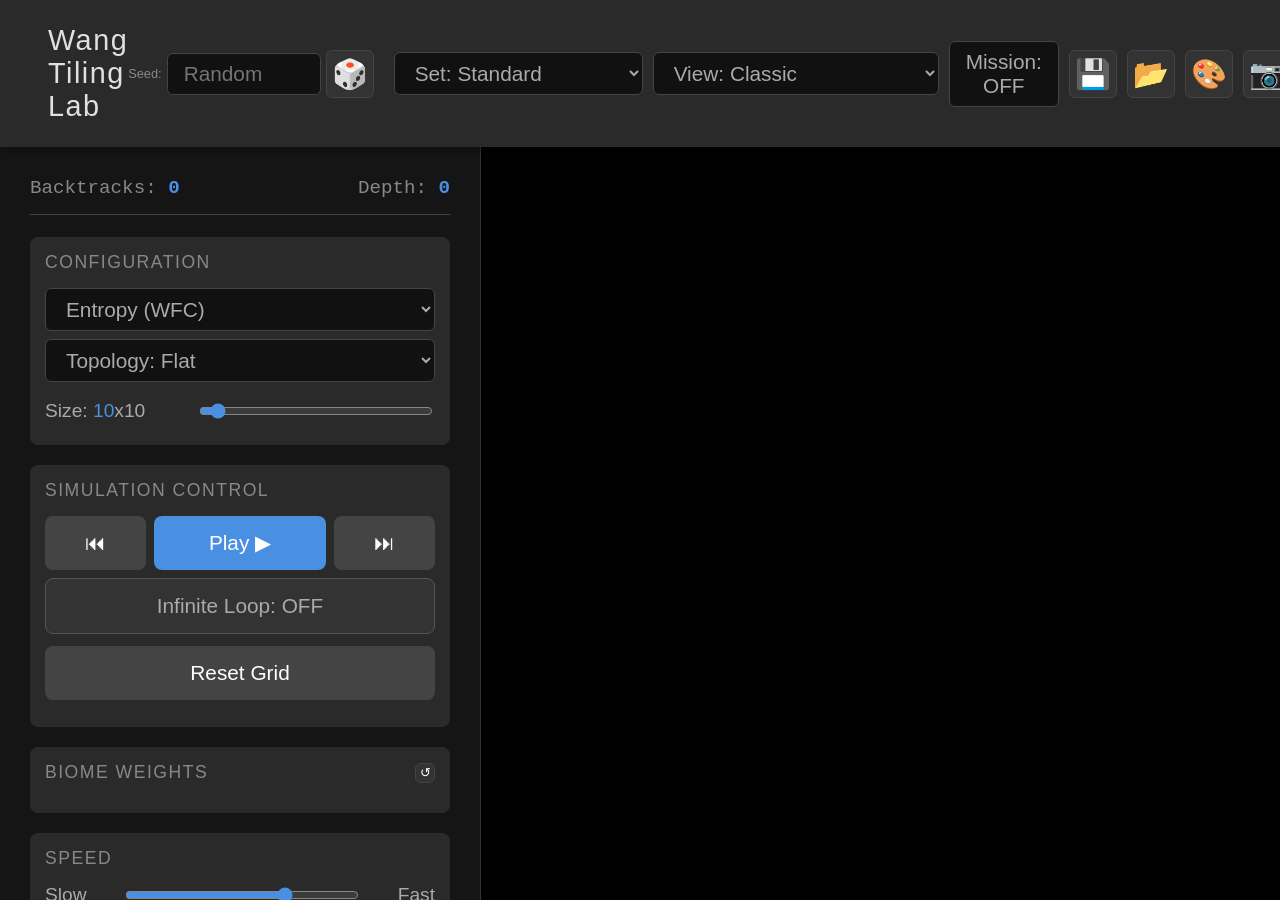
<file: Index.html>
<!DOCTYPE html>
<html lang="en">
<head>
    <meta charset="UTF-8">
    <meta name="viewport" content="width=device-width, initial-scale=1.0">
    <title>Wang Tiling Laboratory</title>
    <link rel="stylesheet" href="css/style.css">
</head>
<body>
    <header>
        <h1>Wang Tiling Lab</h1>
        <div class="header-controls">
            <div id="mission-status" class="mission-badge">NO SIGNAL</div>
            <div style="display:flex; align-items:center; gap:5px; margin-right: 10px;">
                <span style="font-size:0.8rem; color:#888;">Seed:</span>
                <input type="text" id="seed-input" class="control-input" value="" placeholder="Random">
                <button class="icon-btn" id="btn-random-seed" title="Randomize Seed">🎲</button>
            </div>
            <select id="tile-set-select" class="control-select">
                <option value="standard">Set: Standard</option>
                <option value="circuit">Set: Circuit (Logic)</option>
                <option value="terrain">Set: Terrain (Map)</option>
                <option value="aperiodic">Set: Aperiodic (Hard)</option>
            </select>
            <select id="theme-select" class="control-select">
                <option value="classic">View: Classic</option>
                <option value="pipes">View: Pipes</option>
                <option value="entropy">View: Entropy (Heatmap)</option>
                <option value="isometric">View: Isometric (2.5D)</option>
            </select>
            <button id="mission-btn" class="control-select">Mission: OFF</button>
            <button class="icon-btn" id="btn-save" title="Save State">💾</button>
            <button class="icon-btn" id="btn-load" title="Load State">📂</button>
            <input type="file" id="file-input" style="display:none">
            <button class="icon-btn" id="palette-btn" title="Toggle Tile Palette">🎨</button>
            <button class="icon-btn" id="btn-snapshot" title="Download Snapshot">📷</button>
            <div class="mode-switch">
                <button class="mode-btn active" id="mode-solver">AI Solver</button>
                <button class="mode-btn" id="mode-puzzle">Puzzle Mode</button>
            </div>
        </div>
    </header>

    <div class="main-layout">
        <div class="sidebar-left" id="sidebar-solver">
            <div class="stats-panel">
                <div class="stat-item">Backtracks: <span id="stat-backtracks">0</span></div>
                <div class="stat-item">Depth: <span id="stat-depth">0</span></div>
            </div>
            <div class="control-group">
                <span class="group-title">Configuration</span>
                <select id="algo-select" class="control-select" style="width:100%; margin-bottom: 8px;">
                    <option value="wfc">Entropy (WFC)</option>
                    <option value="linear">Linear Scan</option>
                </select>
                <select id="topology-select" class="control-select" style="width:100%; margin-bottom: 8px;">
                    <option value="plane">Topology: Flat</option>
                    <option value="torus">Topology: Infinite Torus</option>
                </select>
                <div class="slider-row" style="margin-top:10px;">
                    <span>Size: <span id="grid-size-val" style="color:#4a90e2">10</span>x<span id="grid-size-val2">10</span></span>
                    <input type="range" id="size-slider" min="5" max="100" value="10">
                </div>
            </div>
            <div class="control-group">
                <span class="group-title">Simulation Control</span>
                <div style="display: flex; gap: 8px; margin-bottom: 8px;">
                    <button class="action-btn" id="btn-step-back" style="flex:1; margin:0;" title="Step Back">⏮</button>
                    <button class="action-btn primary" id="btn-play-pause" style="flex:2; margin:0;">Play ▶</button>
                    <button class="action-btn" id="btn-step" style="flex:1; margin:0;" title="Step Forward">⏭</button>
                </div>
                <button class="action-btn toggle-btn" id="btn-infinite">Infinite Loop: OFF</button>
                <button class="action-btn" id="btn-reset">Reset Grid</button>
            </div>
            <div class="control-group">
                <span class="group-title">
                    <span id="weights-title-text">Biome Weights</span>
                    <button class="icon-btn" style="width:20px; height:20px; font-size:0.8rem;" id="btn-reset-weights">↺</button>
                </span>
                <div id="biome-sliders" class="biome-slider-container"></div>
            </div>
            <div class="control-group">
                <span class="group-title">Speed</span>
                <div class="slider-row">
                    <span>Slow</span>
                    <input type="range" id="speed-slider" min="1" max="100" value="70">
                    <span>Fast</span>
                </div>
            </div>
            <div class="log-box" id="log-box">
                <div class="log-entry">Lab initialized.</div>
            </div>
        </div>

        <div class="canvas-area">
            <canvas id="tilingCanvas"></canvas>
            <div id="instruction-overlay" class="overlay-msg">Click a cell to select it</div>
        </div>

        <div class="sidebar-right hidden" id="sidebar-puzzle">
            <div class="palette-header">
                <span class="group-title">Tile Palette</span>
                <div style="font-size: 0.8rem; color: #888; margin-top: 5px;">Select a tile to place.<br>Invalid tiles are disabled.</div>
            </div>
            <div class="palette-grid" id="palette-container"></div>
        </div>
    </div>

    <!-- Modular JS Imports -->
    <script type="module" src="js/app.js"></script>
</body>
</html>
</file>
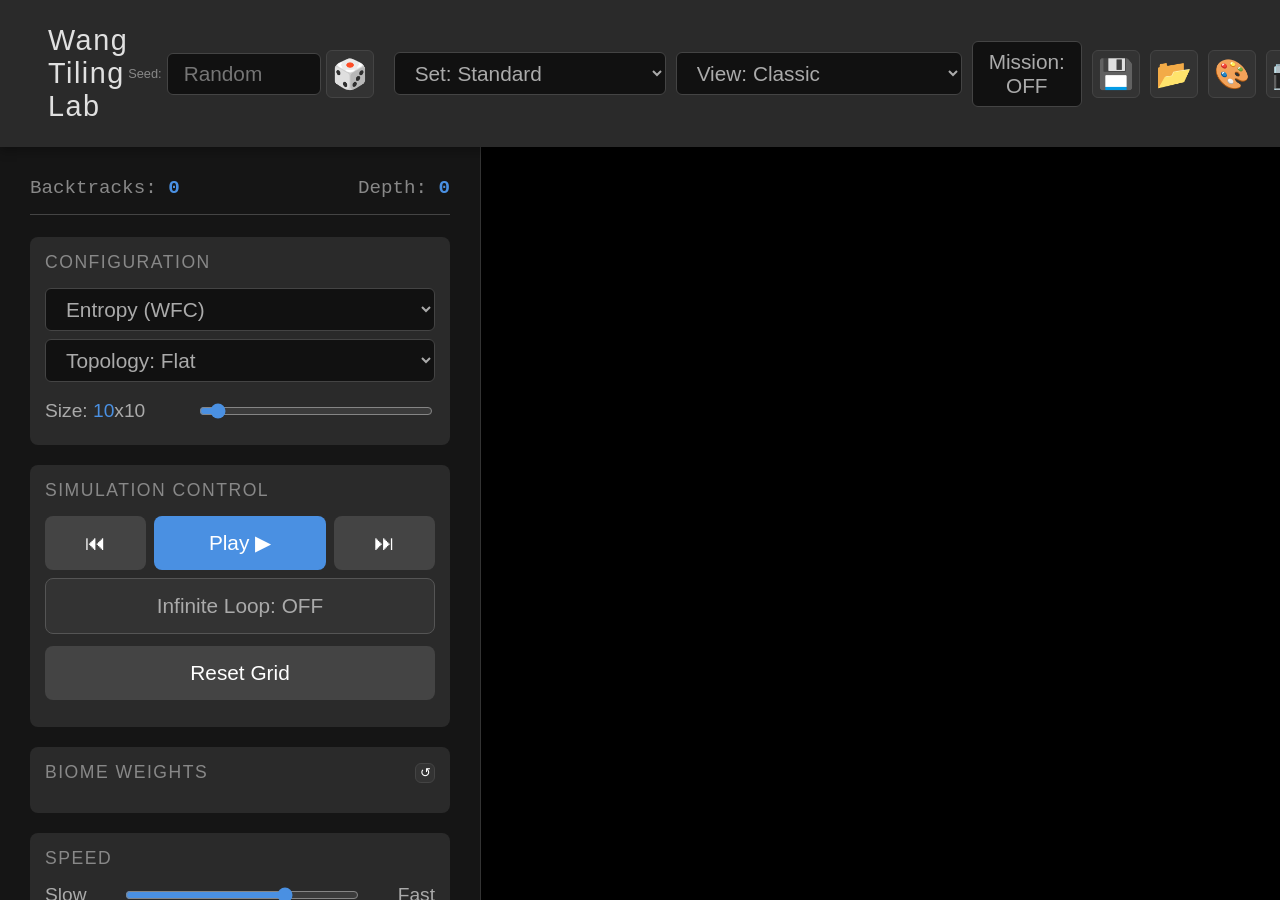
<file: index.html>
<!DOCTYPE html>
<html lang="en">

<head>
    <meta charset="UTF-8">
    <meta name="viewport" content="width=device-width, initial-scale=1.0, maximum-scale=1.0, user-scalable=no">
    <title>Wang Tiling Laboratory</title>
    <link rel="stylesheet" href="css/style.css">
</head>

<body>
    <header>
        <button id="mobile-menu-btn">☰</button>
        <h1>Wang Tiling Lab</h1>
        <div class="header-controls">
            <div id="mission-status" class="mission-badge">NO SIGNAL</div>
            <div style="display:flex; align-items:center; gap:5px; margin-right: 10px;">
                <span style="font-size:0.8rem; color:#888;">Seed:</span>
                <input type="text" id="seed-input" class="control-input" value="" placeholder="Random">
                <button class="icon-btn" id="btn-random-seed" title="Randomize Seed">🎲</button>
            </div>
            <select id="tile-set-select" class="control-select">
                <optgroup label="Presets">
                    <option value="standard">Set: Standard</option>
                    <option value="circuit">Set: Circuit (Logic)</option>
                    <option value="terrain">Set: Terrain (Map)</option>
                    <option value="aperiodic">Set: Aperiodic (Hard)</option>
                </optgroup>
                <optgroup label="Custom Sets" id="custom-sets-optgroup">
                    <!-- Custom sets will be added here -->
                </optgroup>
            </select>
            <select id="theme-select" class="control-select">
                <option value="classic">View: Classic</option>
                <option value="pipes">View: Pipes</option>
                <option value="entropy">View: Entropy (Heatmap)</option>
                <option value="isometric">View: Isometric (2.5D)</option>
            </select>
            <button id="mission-btn" class="control-select">Mission: OFF</button>
            <button class="icon-btn" id="btn-save" title="Save State">💾</button>
            <button class="icon-btn" id="btn-load" title="Load State">📂</button>
            <input type="file" id="file-input" style="display:none">
            <button class="icon-btn" id="palette-btn" title="Toggle Tile Palette">🎨</button>
            <button class="icon-btn" id="btn-snapshot" title="Download Snapshot">📷</button>
            <button class="icon-btn" id="btn-custom-tile" title="Custom Tile Creator">✏️</button>
            <button class="icon-btn" id="btn-edit-set" title="Edit Current Set" style="display:none;">📝</button>
            <div class="mode-switch">
                <button class="mode-btn active" id="mode-solver">AI Solver</button>
                <button class="mode-btn" id="mode-puzzle">Puzzle Mode</button>
            </div>
        </div>
    </header>

    <div class="main-layout">
        <div class="sidebar-left" id="sidebar-solver">
            <div class="stats-panel">
                <div class="stat-item">Backtracks: <span id="stat-backtracks">0</span></div>
                <div class="stat-item">Depth: <span id="stat-depth">0</span></div>
            </div>
            <div class="control-group">
                <span class="group-title">Configuration</span>
                <select id="algo-select" class="control-select" style="width:100%; margin-bottom: 8px;">
                    <option value="wfc">Entropy (WFC)</option>
                    <option value="linear">Linear Scan</option>
                </select>
                <select id="topology-select" class="control-select" style="width:100%; margin-bottom: 8px;">
                    <option value="plane">Topology: Flat</option>
                    <option value="torus">Topology: Infinite Torus</option>
                </select>
                <div class="slider-row" style="margin-top:10px;">
                    <span>Size: <span id="grid-size-val" style="color:#4a90e2">10</span>x<span
                            id="grid-size-val2">10</span></span>
                    <input type="range" id="size-slider" min="5" max="100" value="10">
                </div>
            </div>
            <div class="control-group">
                <span class="group-title">Simulation Control</span>
                <div style="display: flex; gap: 8px; margin-bottom: 8px;">
                    <button class="action-btn" id="btn-step-back" style="flex:1; margin:0;" title="Step Back">⏮</button>
                    <button class="action-btn primary" id="btn-play-pause" style="flex:2; margin:0;">Play ▶</button>
                    <button class="action-btn" id="btn-step" style="flex:1; margin:0;" title="Step Forward">⏭</button>
                </div>
                <button class="action-btn toggle-btn" id="btn-infinite">Infinite Loop: OFF</button>
                <button class="action-btn" id="btn-reset">Reset Grid</button>
            </div>
            <div class="control-group">
                <span class="group-title">
                    <span id="weights-title-text">Biome Weights</span>
                    <button class="icon-btn" style="width:20px; height:20px; font-size:0.8rem;"
                        id="btn-reset-weights">↺</button>
                </span>
                <div id="biome-sliders" class="biome-slider-container"></div>
            </div>
            <div class="control-group">
                <span class="group-title">Speed</span>
                <div class="slider-row">
                    <span>Slow</span>
                    <input type="range" id="speed-slider" min="1" max="100" value="70">
                    <span>Fast</span>
                </div>
            </div>
            <div class="log-box" id="log-box">
                <div class="log-entry">Lab initialized.</div>
            </div>
        </div>

        <div class="canvas-area">
            <canvas id="tilingCanvas"></canvas>
            <div id="instruction-overlay" class="overlay-msg">Click a cell to select it</div>
        </div>

        <div class="sidebar-right hidden" id="sidebar-puzzle">
            <div class="palette-header">
                <span class="group-title">Tile Palette</span>
                <div style="font-size: 0.8rem; color: #888; margin-top: 5px;">Select a tile to place.<br>Invalid tiles
                    are disabled.</div>
            </div>
            <div class="palette-grid" id="palette-container"></div>
        </div>
    </div>

    <div id="mobile-overlay"></div>

    <!-- Custom Tile Creator Modal -->
    <div id="custom-tile-modal" class="modal">
        <div class="modal-content">
            <span class="close-modal">&times;</span>
            <h2>Custom Tile Creator</h2>
            <div class="modal-body">
                <div class="creator-sidebar">
                    <label>Set Name: <input type="text" id="custom-set-name" value="MySet"></label>
                    <label>Palette:
                        <select id="custom-palette-select">
                            <option value="standard">Standard Colors</option>
                            <option value="terrain">Terrain</option>
                            <option value="custom">Custom RGB</option>
                        </select>
                    </label>
                    <div id="custom-color-controls"
                        style="display:none; margin-bottom: 10px; align-items: center; gap: 5px;">
                        <input type="color" id="custom-color-picker" value="#ff0000"
                            style="padding: 0; border: none; width: 40px; height: 30px; cursor: pointer;">
                        <button id="add-color-btn" class="action-btn" style="font-size: 0.8rem; padding: 4px 8px;">Add
                            Color</button>
                    </div>
                    <h3>Edge Colors</h3>
                    <div id="edge-palette" class="edge-palette">
                        <!-- Filled by JS -->
                    </div>
                    <button id="add-tile-btn" class="action-btn primary">Add Tile</button>
                </div>
                <div class="creator-main">
                    <h3>Current Tile</h3>
                    <div class="tile-editor-container">
                        <div id="tile-editor" class="tile-editor">
                            <!-- Visual representation -->
                            <div class="edge top" data-edge="0"></div>
                            <div class="edge right" data-edge="1"></div>
                            <div class="edge bottom" data-edge="2"></div>
                            <div class="edge left" data-edge="3"></div>
                            <div class="center-preview"></div>
                        </div>
                        <div class="editor-instructions">Click edges to paint</div>
                    </div>
                    <h3>Set Preview (<span id="preview-count">0</span>)</h3>
                    <div id="custom-set-preview" class="set-preview-grid"></div>
                </div>
            </div>
            <div class="modal-footer">
                <button id="save-custom-set-btn" class="action-btn primary">Save Set</button>
                <button id="cancel-custom-set-btn" class="action-btn">Cancel</button>
            </div>
        </div>
    </div>

    <!-- Modular JS Imports -->
    <script type="module" src="js/app.js"></script>
</body>

</html>
</file>
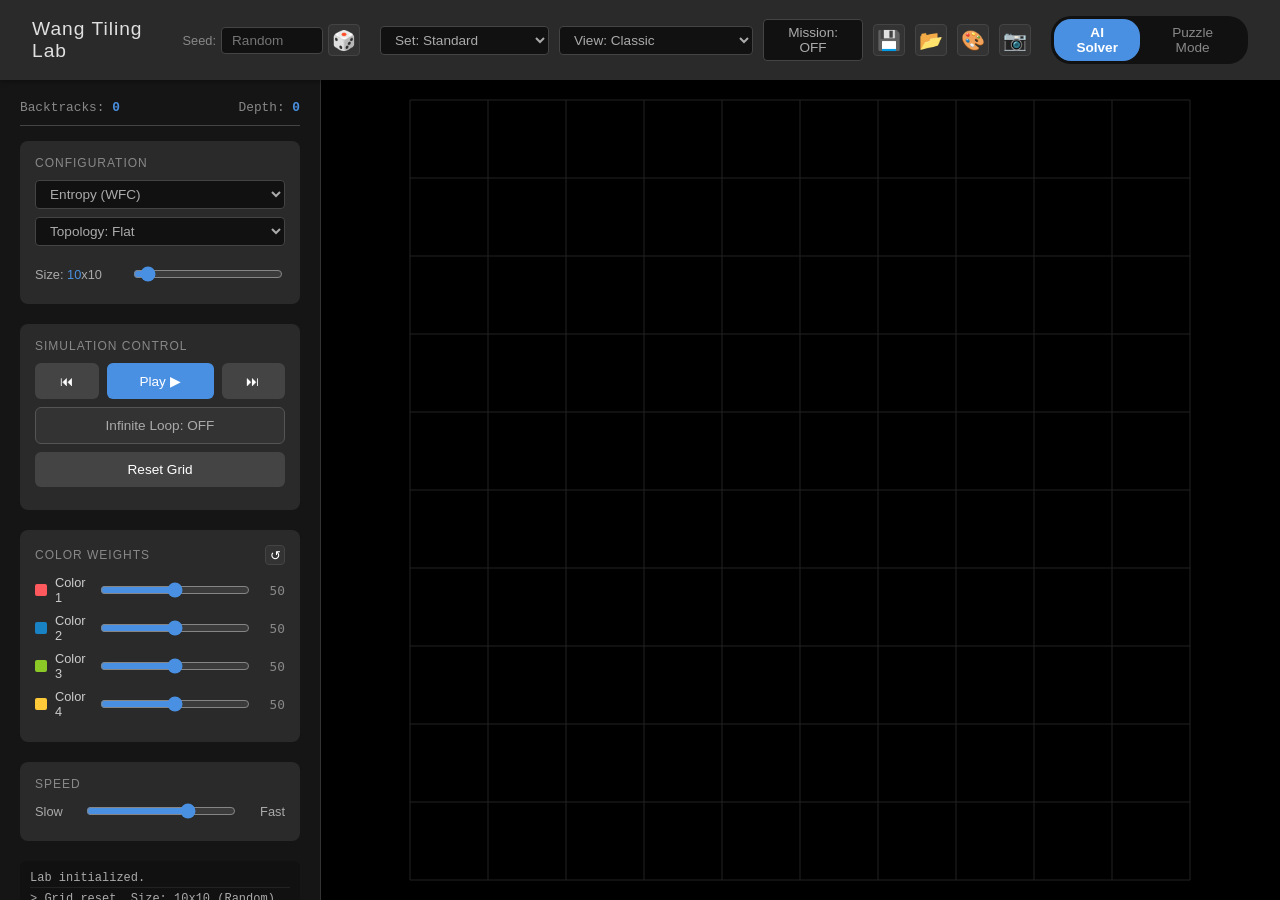
<file: Backup.html>
<!DOCTYPE html>
<html lang="en">

<head>
    <meta charset="UTF-8">
    <meta name="viewport" content="width=device-width, initial-scale=1.0">
    <title>Wang Tiling Lab v11.6 (Backup)</title>
    <style>
        :root {
            --bg-color: #1a1a1a;
            --text-color: #e0e0e0;
            --panel-bg: #2a2a2a;
            --accent: #4a90e2;
            --accent-hover: #357abd;
            --danger: #ff595e;
            --success: #8ac926;
            --disabled: #555;
            --locked: #C0C0C0;
        }

        body {
            font-family: 'Segoe UI', Tahoma, Geneva, Verdana, sans-serif;
            background-color: var(--bg-color);
            color: var(--text-color);
            margin: 0;
            display: flex;
            flex-direction: column;
            align-items: center;
            height: 100vh;
            overflow: hidden;
        }

        header {
            width: 100%;
            padding: 1rem 2rem;
            background-color: var(--panel-bg);
            box-shadow: 0 2px 5px rgba(0, 0, 0, 0.3);
            display: flex;
            justify-content: space-between;
            align-items: center;
            box-sizing: border-box;
            z-index: 10;
            flex-shrink: 0;
        }

        h1 {
            margin: 0;
            font-size: 1.2rem;
            font-weight: 400;
            letter-spacing: 1px;
        }

        .header-controls {
            display: flex;
            gap: 10px;
            align-items: center;
        }

        .control-select,
        .control-input {
            background: #111;
            color: #aaa;
            border: 1px solid #444;
            padding: 5px 10px;
            border-radius: 4px;
            font-size: 0.85rem;
            cursor: pointer;
            transition: border 0.2s;
        }

        .control-select:hover,
        .control-input:focus {
            border-color: var(--accent);
            color: white;
        }

        .control-input {
            width: 80px;
            cursor: text;
        }

        .icon-btn {
            background: #333;
            border: 1px solid #444;
            color: #fff;
            width: 32px;
            height: 32px;
            border-radius: 4px;
            cursor: pointer;
            display: flex;
            align-items: center;
            justify-content: center;
            font-size: 1.2rem;
        }

        .icon-btn:hover {
            background: var(--accent);
            border-color: var(--accent);
        }

        .icon-btn.active {
            background: var(--accent);
            border-color: var(--accent);
        }

        .mode-switch {
            display: flex;
            background: #111;
            border-radius: 20px;
            padding: 3px;
            margin-left: 10px;
        }

        .mode-btn {
            background: transparent;
            color: #888;
            border: none;
            padding: 6px 15px;
            border-radius: 17px;
            cursor: pointer;
            font-size: 0.85rem;
            transition: all 0.2s;
        }

        .mode-btn.active {
            background: var(--accent);
            color: white;
            font-weight: 600;
        }

        .mission-badge {
            background: #444;
            color: #fff;
            padding: 5px 12px;
            border-radius: 4px;
            font-size: 0.8rem;
            font-weight: bold;
            display: none;
            align-items: center;
            gap: 5px;
            border: 1px solid #666;
        }

        .mission-badge.active {
            display: flex;
            background: var(--success);
            border-color: var(--success);
        }

        .mission-badge.pending {
            display: flex;
            background: #e63946;
            border-color: #e63946;
        }

        .main-layout {
            display: flex;
            flex: 1;
            width: 100%;
            height: 100%;
            overflow: hidden;
            position: relative;
        }

        .sidebar-left {
            width: 280px;
            background: rgba(0, 0, 0, 0.2);
            padding: 20px;
            display: flex;
            flex-direction: column;
            border-right: 1px solid #333;
            overflow-y: auto;
            flex-shrink: 0;
        }

        .control-group {
            margin-bottom: 20px;
            background: var(--panel-bg);
            padding: 15px;
            border-radius: 8px;
        }

        .group-title {
            font-size: 0.75rem;
            text-transform: uppercase;
            color: #888;
            margin-bottom: 10px;
            display: flex;
            justify-content: space-between;
            align-items: center;
            letter-spacing: 1px;
        }

        button.action-btn {
            width: 100%;
            background-color: #444;
            color: white;
            border: none;
            padding: 10px;
            border-radius: 6px;
            cursor: pointer;
            margin-bottom: 8px;
            transition: 0.2s;
            text-align: center;
            font-size: 0.85rem;
        }

        button.action-btn:hover:not(:disabled) {
            background-color: var(--accent);
        }

        button.action-btn:disabled {
            opacity: 0.5;
            cursor: not-allowed;
        }

        button.primary {
            background-color: var(--accent);
        }

        button.primary:hover:not(:disabled) {
            background-color: var(--accent-hover);
        }

        button.toggle-btn {
            background-color: #333;
            color: #aaa;
            border: 1px solid #555;
        }

        button.toggle-btn.active {
            background-color: var(--success);
            color: white;
            border-color: var(--success);
        }

        .slider-row {
            display: flex;
            align-items: center;
            justify-content: space-between;
            font-size: 0.8rem;
            color: #aaa;
            margin-bottom: 5px;
        }

        input[type="range"] {
            width: 60%;
            accent-color: var(--accent);
        }

        .biome-slider-container {
            margin-top: 5px;
        }

        .biome-row {
            display: flex;
            align-items: center;
            gap: 8px;
            margin-bottom: 8px;
            font-size: 0.8rem;
        }

        .biome-color {
            width: 12px;
            height: 12px;
            border-radius: 2px;
        }

        .biome-name {
            flex: 1;
            color: #ccc;
        }

        .biome-val {
            width: 25px;
            text-align: right;
            color: #888;
            font-family: monospace;
        }

        .stats-panel {
            font-family: 'Courier New', monospace;
            font-size: 0.8rem;
            color: #888;
            margin-bottom: 15px;
            display: flex;
            justify-content: space-between;
            border-bottom: 1px solid #444;
            padding-bottom: 10px;
        }

        .stat-item span {
            color: var(--accent);
            font-weight: bold;
        }

        .log-box {
            flex: 1;
            min-height: 100px;
            background: #111;
            border-radius: 6px;
            padding: 10px;
            font-family: 'Courier New', monospace;
            font-size: 0.75rem;
            color: #aaa;
            overflow-y: auto;
        }

        .log-entry {
            margin-bottom: 4px;
            border-bottom: 1px solid #222;
            padding-bottom: 2px;
        }

        .log-entry.error {
            color: var(--danger);
        }

        .log-entry.success {
            color: var(--success);
        }

        .log-entry.locked {
            color: var(--locked);
        }

        .log-entry.info {
            color: var(--accent);
        }

        .canvas-area {
            flex: 1;
            display: flex;
            align-items: center;
            justify-content: center;
            background: #000;
            position: relative;
            overflow: hidden;
            min-width: 0;
        }

        canvas {
            display: block;
            box-shadow: 0 0 30px rgba(0, 0, 0, 0.5);
            cursor: crosshair;
        }

        .sidebar-right {
            width: 280px;
            background: var(--panel-bg);
            border-left: 1px solid #333;
            display: flex;
            flex-direction: column;
            z-index: 20;
            flex-shrink: 0;
            transition: width 0.3s cubic-bezier(0.4, 0.0, 0.2, 1);
            overflow: hidden;
            position: relative;
        }

        .sidebar-right.hidden {
            width: 0;
            border-left: none;
        }

        .palette-header {
            padding: 15px;
            border-bottom: 1px solid #444;
            background: rgba(0, 0, 0, 0.2);
            white-space: nowrap;
        }

        .palette-grid {
            flex: 1;
            overflow-y: auto;
            padding: 15px;
            display: grid;
            grid-template-columns: repeat(3, 1fr);
            gap: 10px;
            align-content: start;
            min-width: 280px;
        }

        .palette-item {
            width: 100%;
            aspect-ratio: 1;
            background: #1a1a1a;
            border: 2px solid #444;
            border-radius: 4px;
            cursor: pointer;
            transition: all 0.2s;
            display: flex;
            align-items: center;
            justify-content: center;
        }

        .palette-item:hover {
            border-color: var(--accent);
            transform: scale(1.05);
        }

        .palette-item.disabled {
            opacity: 0.2;
            pointer-events: none;
            filter: grayscale(1);
        }

        .palette-item canvas {
            box-shadow: none;
            cursor: pointer;
        }

        .overlay-msg {
            position: absolute;
            top: 20px;
            left: 50%;
            transform: translateX(-50%);
            background: rgba(0, 0, 0, 0.8);
            padding: 8px 16px;
            border-radius: 20px;
            font-size: 0.9rem;
            pointer-events: none;
            opacity: 0;
            transition: opacity 0.3s;
        }

        .overlay-msg.visible {
            opacity: 1;
        }
    </style>
</head>

<body>
    <header>
        <h1>Wang Tiling Lab</h1>
        <div class="header-controls">
            <div id="mission-status" class="mission-badge">NO SIGNAL</div>
            <div style="display:flex; align-items:center; gap:5px; margin-right: 10px;">
                <span style="font-size:0.8rem; color:#888;">Seed:</span>
                <input type="text" id="seed-input" class="control-input" value="" placeholder="Random"
                    onchange="updateSeed(this.value)">
                <button class="icon-btn" onclick="randomizeSeed()" title="Randomize Seed">🎲</button>
            </div>
            <select id="tile-set-select" class="control-select" onchange="changeTileSet(this.value)">
                <option value="standard">Set: Standard</option>
                <option value="circuit">Set: Circuit (Logic)</option>
                <option value="terrain">Set: Terrain (Map)</option>
                <option value="aperiodic">Set: Aperiodic (Hard)</option>
            </select>
            <select id="theme-select" class="control-select" onchange="changeTheme(this.value)">
                <option value="classic">View: Classic</option>
                <option value="pipes">View: Pipes</option>
                <option value="entropy">View: Entropy (Heatmap)</option>
                <option value="isometric">View: Isometric (2.5D)</option>
            </select>
            <button id="mission-btn" class="control-select" onclick="toggleMission()">Mission: OFF</button>
            <button class="icon-btn" onclick="saveState()" title="Save State">💾</button>
            <button class="icon-btn" onclick="triggerLoad()" title="Load State">📂</button>
            <input type="file" id="file-input" style="display:none" onchange="loadState(event)">
            <button class="icon-btn" onclick="togglePalette()" title="Toggle Tile Palette" id="palette-btn">🎨</button>
            <button class="icon-btn" onclick="downloadSnapshot()" title="Download Snapshot">📷</button>
            <div class="mode-switch">
                <button class="mode-btn active" id="mode-solver" onclick="setMode('solver')">AI Solver</button>
                <button class="mode-btn" id="mode-puzzle" onclick="setMode('puzzle')">Puzzle Mode</button>
            </div>
        </div>
    </header>
    <div class="main-layout">
        <div class="sidebar-left" id="sidebar-solver">
            <div class="stats-panel">
                <div class="stat-item">Backtracks: <span id="stat-backtracks">0</span></div>
                <div class="stat-item">Depth: <span id="stat-depth">0</span></div>
            </div>
            <div class="control-group">
                <span class="group-title">Configuration</span>
                <select id="algo-select" class="control-select" style="width:100%; margin-bottom: 8px;"
                    onchange="changeAlgo(this.value)">
                    <option value="wfc">Entropy (WFC)</option>
                    <option value="linear">Linear Scan</option>
                </select>
                <select id="topology-select" class="control-select" style="width:100%; margin-bottom: 8px;"
                    onchange="changeTopology(this.value)">
                    <option value="plane">Topology: Flat</option>
                    <option value="torus">Topology: Infinite Torus</option>
                </select>
                <div class="slider-row" style="margin-top:10px;">
                    <span>Size: <span id="grid-size-val" style="color:var(--accent)">10</span>x<span
                            id="grid-size-val2">10</span></span>
                    <input type="range" id="size-slider" min="5" max="100" value="10"
                        onchange="changeGridSize(this.value)" oninput="updateSizeLabel(this.value)">
                </div>
            </div>
            <div class="control-group">
                <span class="group-title">Simulation Control</span>
                <div style="display: flex; gap: 8px; margin-bottom: 8px;">
                    <button class="action-btn" id="btn-step-back" style="flex:1; margin:0;" onclick="stepBack()"
                        title="Step Back">⏮</button>
                    <button class="action-btn primary" id="btn-play-pause" style="flex:2; margin:0;"
                        onclick="togglePlayPause()">Play ▶</button>
                    <button class="action-btn" id="btn-step" style="flex:1; margin:0;" title="Step Forward">⏭</button>
                </div>
                <button class="action-btn toggle-btn" id="btn-infinite" onclick="toggleInfinite()">Infinite Loop:
                    OFF</button>
                <button class="action-btn" id="btn-reset">Reset Grid</button>
            </div>
            <div class="control-group">
                <span class="group-title">
                    <span id="weights-title-text">Biome Weights</span>
                    <button class="icon-btn" style="width:20px; height:20px; font-size:0.8rem;"
                        onclick="resetWeights()">↺</button>
                </span>
                <div id="biome-sliders" class="biome-slider-container"></div>
            </div>
            <div class="control-group">
                <span class="group-title">Speed</span>
                <div class="slider-row">
                    <span>Slow</span>
                    <input type="range" id="speed-slider" min="1" max="100" value="70">
                    <span>Fast</span>
                </div>
            </div>
            <div class="log-box" id="log-box">
                <div class="log-entry">Lab initialized.</div>
            </div>
        </div>
        <div class="canvas-area">
            <canvas id="tilingCanvas"></canvas>
            <div id="instruction-overlay" class="overlay-msg">Click a cell to select it</div>
        </div>
        <div class="sidebar-right hidden" id="sidebar-puzzle">
            <div class="palette-header">
                <span class="group-title">Tile Palette</span>
                <div style="font-size: 0.8rem; color: #888; margin-top: 5px;">Select a tile to place.<br>Invalid tiles
                    are disabled.</div>
            </div>
            <div class="palette-grid" id="palette-container"></div>
        </div>
    </div>
    <script>
        let currentSeed = 12345;
        function seedPRNG(str) { let h = 1779033703 ^ str.length; for (let i = 0; i < str.length; i++) { h = Math.imul(h ^ str.charCodeAt(i), 3432918353); h = h << 13 | h >>> 19; } return function () { h = Math.imul(h ^ h >>> 16, 2246822507); h = Math.imul(h ^ h >>> 13, 3266489909); return (h >>> 0) / 4294967296; } }
        let rand = Math.random;
        function updateSeed(val) { if (!val || val.trim() === "") { rand = Math.random; log("Seed cleared: using random generation."); } else { rand = seedPRNG(val); log(`Seed set to: "${val}"`); } resetGrid(); }
        function randomizeSeed() { const newSeed = Math.random().toString(36).substring(7); document.getElementById('seed-input').value = newSeed; updateSeed(newSeed); }
        const COLORS_STD = { 0: '#FF595E', 1: '#1982C4', 2: '#8AC926', 3: '#FFCA3A', 4: '#6A4C93' };
        const COLORS_TERRAIN = { 0: '#1982C4', 1: '#F4D35E', 2: '#2A9D8F', 3: '#264653', 4: '#A8A8A8' };
        const COLOR_NAMES_TERRAIN = { 0: 'Water', 1: 'Sand', 2: 'Grass', 3: 'Forest', 4: 'Mtn' };
        const SET_METADATA = { 'standard': { title: 'Color Weights', count: 4, labels: null }, 'circuit': { title: 'Component Weights', count: 2, labels: { 0: 'Empty', 1: 'Wire' } }, 'terrain': { title: 'Biome Weights', count: 5, labels: COLOR_NAMES_TERRAIN }, 'aperiodic': { title: 'Color Weights', count: 4, labels: null } };
        const SETS = { 'standard': [[0, 0, 0, 0], [0, 1, 0, 1], [0, 2, 0, 2], [0, 3, 0, 3], [1, 0, 1, 0], [1, 1, 1, 1], [1, 2, 1, 2], [1, 3, 1, 3], [2, 0, 2, 0], [2, 1, 2, 1], [2, 2, 2, 2], [2, 3, 2, 3], [3, 0, 3, 0], [3, 1, 3, 1], [3, 2, 3, 2], [3, 3, 3, 3], [0, 1, 2, 3], [1, 2, 3, 0], [2, 3, 0, 1], [3, 0, 1, 2]], 'circuit': [[0, 0, 0, 0], [1, 1, 0, 0], [0, 1, 1, 0], [0, 0, 1, 1], [1, 0, 0, 1], [1, 0, 1, 0], [0, 1, 0, 1], [1, 1, 1, 0], [0, 1, 1, 1], [1, 0, 1, 1], [1, 1, 0, 1], [1, 1, 1, 1]], 'terrain': [[0, 0, 0, 0], [1, 1, 1, 1], [2, 2, 2, 2], [3, 3, 3, 3], [4, 4, 4, 4], [0, 0, 1, 0], [0, 1, 1, 0], [1, 1, 0, 0], [0, 1, 0, 0], [0, 0, 1, 1], [1, 1, 0, 0], [1, 1, 2, 1], [2, 2, 1, 2], [1, 2, 2, 1], [2, 1, 1, 2], [2, 2, 1, 1], [1, 1, 2, 2], [2, 2, 3, 2], [3, 3, 2, 3], [2, 3, 3, 2], [3, 2, 2, 3], [2, 2, 3, 3], [3, 3, 2, 2], [3, 3, 4, 3], [4, 4, 3, 4], [3, 4, 4, 3], [4, 3, 3, 4], [3, 3, 4, 4], [4, 4, 3, 3]], 'aperiodic': [[0, 3, 0, 0], [0, 0, 0, 3], [0, 2, 0, 2], [1, 2, 1, 3], [1, 3, 1, 2], [2, 0, 2, 0], [2, 1, 2, 1], [3, 0, 3, 0], [3, 1, 3, 1], [0, 1, 0, 1], [1, 0, 1, 0]] };
        let GRID_SIZE = 10, CELL_SIZE = 50, grid = [], currentMode = 'solver', currentTheme = 'classic', currentSetKey = 'standard', currentAlgo = 'wfc', currentTopology = 'plane', activeTileSet = SETS['standard'], activeColors = COLORS_STD, biomeWeights = {};
        let isMissionActive = false, missionStart = null, missionEnd = null, missionConnected = false;
        let cursorRow = 0, cursorCol = 0, historyStack = [], isRunning = false, isBacktracking = false, animationFrameId, speed = 70, puzzleDirty = false, isSolved = false, backtrackCount = 0, isInfinite = false, lockedCells = new Set(), selectedRow = 0, selectedCol = 0;
        const canvas = document.getElementById('tilingCanvas'), ctx = canvas.getContext('2d'), logBox = document.getElementById('log-box'), overlay = document.getElementById('instruction-overlay'), paletteContainer = document.getElementById('palette-container'), missionBadge = document.getElementById('mission-status'), biomeContainer = document.getElementById('biome-sliders'), btnPlay = document.getElementById('btn-play-pause'), btnStepBack = document.getElementById('btn-step-back'), btnStep = document.getElementById('btn-step'), btnReset = document.getElementById('btn-reset'), btnInfinite = document.getElementById('btn-infinite'), statBacktracks = document.getElementById('stat-backtracks'), statDepth = document.getElementById('stat-depth');
        function init() { initWeights('standard'); resetGrid(); const resizeObserver = new ResizeObserver(() => { resizeCanvas(); }); resizeObserver.observe(document.querySelector('.canvas-area')); initPalette(); setMode('solver'); }
        function resizeCanvas() { const area = document.querySelector('.canvas-area'); if (!area) return; const w = area.clientWidth; const h = area.clientHeight; if (w === 0 || h === 0) return; const dim = Math.min(w, h) - 40; CELL_SIZE = Math.floor(dim / GRID_SIZE); if (currentTheme === 'isometric') { CELL_SIZE = Math.floor(CELL_SIZE * 0.8); } canvas.width = w; canvas.height = h; drawAll(); }
        function changeGridSize(val) { GRID_SIZE = parseInt(val); document.getElementById('grid-size-val').innerText = val; document.getElementById('grid-size-val2').innerText = val; resetGrid(); resizeCanvas(); }
        function updateSizeLabel(val) { document.getElementById('grid-size-val').innerText = val; document.getElementById('grid-size-val2').innerText = val; }
        function resetGrid() { const seedVal = document.getElementById('seed-input').value.trim(); if (seedVal === "") { rand = Math.random; } else { rand = seedPRNG(seedVal); } grid = Array(GRID_SIZE).fill().map(() => Array(GRID_SIZE).fill(null)); cursorRow = 0; cursorCol = 0; historyStack = []; isRunning = false; isBacktracking = false; puzzleDirty = false; isSolved = false; missionConnected = false; backtrackCount = 0; lockedCells.clear(); if (isMissionActive) generateMissionNodes(); cancelAnimationFrame(animationFrameId); selectedRow = 0; selectedCol = 0; const modeText = seedVal ? `(${seedVal})` : "(Random)"; log(`Grid reset. Size: ${GRID_SIZE}x${GRID_SIZE} ${modeText}`); drawAll(); updateUI(); }
        function triggerLoad() { document.getElementById('file-input').click(); }
        function saveState() { const state = { version: "11.2", gridSize: GRID_SIZE, seed: document.getElementById('seed-input').value, setKey: currentSetKey, theme: currentTheme, topology: currentTopology, algo: currentAlgo, mission: { active: isMissionActive, start: missionStart, end: missionEnd }, weights: biomeWeights, grid: grid, locked: Array.from(lockedCells), infinite: isInfinite }; const blob = new Blob([JSON.stringify(state, null, 2)], { type: "application/json" }); const url = URL.createObjectURL(blob); const a = document.createElement('a'); a.href = url; a.download = `wang_lab_save_${Date.now()}.json`; a.click(); URL.revokeObjectURL(url); log("State saved successfully.", "success"); }
        function loadState(event) { const file = event.target.files[0]; if (!file) return; const reader = new FileReader(); reader.onload = function (e) { try { const state = JSON.parse(e.target.result); applyState(state); log("State loaded successfully.", "success"); } catch (err) { log("Error loading save file.", "error"); console.error(err); } }; reader.readAsText(file); event.target.value = ''; }
        function applyState(state) { GRID_SIZE = state.gridSize || 10; document.getElementById('size-slider').value = GRID_SIZE; updateSizeLabel(GRID_SIZE); document.getElementById('seed-input').value = state.seed || ""; if (state.seed && state.seed.trim() !== "") rand = seedPRNG(state.seed); else rand = Math.random; currentSetKey = state.setKey || 'standard'; document.getElementById('tile-set-select').value = currentSetKey; activeTileSet = SETS[currentSetKey]; if (currentSetKey === 'terrain') activeColors = COLORS_TERRAIN; else activeColors = COLORS_STD; currentTheme = state.theme || 'classic'; document.getElementById('theme-select').value = currentTheme; currentTopology = state.topology || 'plane'; document.getElementById('topology-select').value = currentTopology; currentAlgo = state.algo || 'wfc'; document.getElementById('algo-select').value = currentAlgo; initWeights(currentSetKey); if (state.weights) { biomeWeights = state.weights; const sliders = document.getElementById('biome-sliders').querySelectorAll('input[type="range"]'); sliders.forEach((slider, i) => { if (biomeWeights[i] !== undefined) { slider.value = biomeWeights[i]; slider.nextElementSibling.innerText = biomeWeights[i]; } }); } isMissionActive = state.mission?.active || false; missionStart = state.mission?.start || null; missionEnd = state.mission?.end || null; const btn = document.getElementById('mission-btn'); if (isMissionActive) { btn.innerText = "Mission: ON"; btn.style.borderColor = "var(--success)"; btn.style.color = "var(--success)"; missionBadge.style.display = "flex"; } else { btn.innerText = "Mission: OFF"; btn.style.borderColor = "#444"; btn.style.color = "#aaa"; missionBadge.style.display = "none"; } isInfinite = state.infinite || false; if (isInfinite) { btnInfinite.innerText = "Infinite Loop: ON"; btnInfinite.classList.add('active'); } else { btnInfinite.innerText = "Infinite Loop: OFF"; btnInfinite.classList.remove('active'); } grid = state.grid || Array(GRID_SIZE).fill().map(() => Array(GRID_SIZE).fill(null)); lockedCells = new Set(state.locked || []); historyStack = []; isRunning = false; isBacktracking = false; isSolved = false; backtrackCount = 0; cursorRow = 0; cursorCol = 0; cancelAnimationFrame(animationFrameId); initPalette(); resizeCanvas(); checkMissionSuccess(); updateUI(); }
        function toggleMission() { isMissionActive = !isMissionActive; const btn = document.getElementById('mission-btn'); if (isMissionActive) { btn.innerText = "Mission: ON"; btn.style.borderColor = "var(--success)"; btn.style.color = "var(--success)"; document.getElementById('tile-set-select').value = 'circuit'; changeTileSet('circuit'); currentTheme = 'pipes'; document.getElementById('theme-select').value = 'pipes'; missionBadge.className = "mission-badge pending"; missionBadge.innerText = "NO SIGNAL"; log("MISSION STARTED: Connect GREEN to RED."); } else { btn.innerText = "Mission: OFF"; btn.style.borderColor = "#444"; btn.style.color = "#aaa"; missionBadge.style.display = "none"; missionStart = null; missionEnd = null; log("Mission aborted."); resetGrid(); } }
        function togglePalette() { const sb = document.getElementById('sidebar-puzzle'); sb.classList.toggle('hidden'); const btn = document.getElementById('palette-btn'); if (sb.classList.contains('hidden')) { btn.classList.remove('active'); } else { btn.classList.add('active'); } }
        function toggleInfinite() { isInfinite = !isInfinite; if (isInfinite) { btnInfinite.innerText = "Infinite Loop: ON"; btnInfinite.classList.add('active'); if (!isRunning && isSolved) { shatterGrid(); isRunning = true; solverStep(); } } else { btnInfinite.innerText = "Infinite Loop: OFF"; btnInfinite.classList.remove('active'); } }
        function shatterGrid(forceBig = false) { const radius = forceBig ? Math.floor(GRID_SIZE / 2) : Math.floor(GRID_SIZE / 3) + 1; const originR = Math.floor(Math.random() * GRID_SIZE); const originC = Math.floor(Math.random() * GRID_SIZE); let count = 0; for (let r = 0; r < GRID_SIZE; r++) { for (let c = 0; c < GRID_SIZE; c++) { let dr = Math.abs(r - originR); let dc = Math.abs(c - originC); if (currentTopology === 'torus') { if (dr > GRID_SIZE / 2) dr = GRID_SIZE - dr; if (dc > GRID_SIZE / 2) dc = GRID_SIZE - dc; } if (Math.sqrt(dr * dr + dc * dc) < radius) { if (!lockedCells.has(`${r},${c}`)) { grid[r][c] = null; count++; } } } } historyStack = []; isSolved = false; isBacktracking = false; const msg = forceBig ? "UNSOLVABLE! Massive destruction trigger." : "Cycle complete. Decay triggered."; const type = forceBig ? "error" : "info"; log(`${msg} (${count} tiles cleared)`, type); updateUI(); drawAll(); }
        function generateMissionNodes() { const r1 = Math.floor(rand() * GRID_SIZE); const c1 = 0; const r2 = Math.floor(rand() * GRID_SIZE); const c2 = GRID_SIZE - 1; missionStart = { r: r1, c: c1 }; missionEnd = { r: r2, c: c2 }; }
        function checkMissionSuccess() { if (!isMissionActive || !missionStart || !missionEnd) return; let queue = [missionStart]; let visited = new Set(); visited.add(`${missionStart.r},${missionStart.c}`); let found = false; while (queue.length > 0) { const curr = queue.shift(); if (curr.r === missionEnd.r && curr.c === missionEnd.c) { found = true; break; } const tile = grid[curr.r][curr.c]; if (!tile) continue; const dirs = [{ dr: -1, dc: 0, fromIdx: 0, toIdx: 2 }, { dr: 0, dc: 1, fromIdx: 1, toIdx: 3 }, { dr: 1, dc: 0, fromIdx: 2, toIdx: 0 }, { dr: 0, dc: -1, fromIdx: 3, toIdx: 1 }]; for (let d of dirs) { if (tile[d.fromIdx] === 0) continue; const nr = curr.r + d.dr; const nc = curr.c + d.dc; if (nr < 0 || nr >= GRID_SIZE || nc < 0 || nc >= GRID_SIZE) continue; const key = `${nr},${nc}`; if (visited.has(key)) continue; const neighborTile = grid[nr][nc]; if (!neighborTile) continue; if (neighborTile[d.toIdx] === 0) continue; visited.add(key); queue.push({ r: nr, c: nc }); } } if (found !== missionConnected) { missionConnected = found; if (found) { missionBadge.className = "mission-badge active"; missionBadge.innerText = "SIGNAL ACTIVE"; log("CONNECTION ESTABLISHED!", "success"); } else { missionBadge.className = "mission-badge pending"; missionBadge.innerText = "NO SIGNAL"; } } }
        function initWeights(setKey) { biomeContainer.innerHTML = ''; biomeWeights = {}; const meta = SET_METADATA[setKey]; const titleEl = document.getElementById('weights-title-text'); if (titleEl) titleEl.innerText = meta.title; let colors = (setKey === 'terrain') ? COLORS_TERRAIN : COLORS_STD; for (let i = 0; i < meta.count; i++) { biomeWeights[i] = 50; const row = document.createElement('div'); row.className = 'biome-row'; const box = document.createElement('div'); box.className = 'biome-color'; box.style.backgroundColor = colors[i]; const label = document.createElement('span'); label.className = 'biome-name'; if (meta.labels && meta.labels[i]) { label.innerText = meta.labels[i]; } else { label.innerText = `Color ${i + 1}`; } const valDisp = document.createElement('span'); valDisp.className = 'biome-val'; valDisp.innerText = '50'; const slider = document.createElement('input'); slider.type = 'range'; slider.min = '0'; slider.max = '100'; slider.value = '50'; slider.oninput = (e) => { biomeWeights[i] = parseInt(e.target.value); valDisp.innerText = e.target.value; }; row.appendChild(box); row.appendChild(label); row.appendChild(slider); row.appendChild(valDisp); biomeContainer.appendChild(row); } }
        function resetWeights() { initWeights(currentSetKey); }
        function getWeightedRandomCandidate(candidates) { if (candidates.length === 0) return -1; let scores = candidates.map(idx => { const t = activeTileSet[idx]; let w = 0; w += biomeWeights[t[0]] || 1; w += biomeWeights[t[1]] || 1; w += biomeWeights[t[2]] || 1; w += biomeWeights[t[3]] || 1; return Math.max(1, w); }); const totalScore = scores.reduce((a, b) => a + b, 0); let r = rand() * totalScore; for (let i = 0; i < candidates.length; i++) { r -= scores[i]; if (r <= 0) return candidates[i]; } return candidates[candidates.length - 1]; }
        function changeTileSet(newSetKey) { currentSetKey = newSetKey; activeTileSet = SETS[newSetKey]; if (newSetKey === 'terrain') activeColors = COLORS_TERRAIN; else activeColors = COLORS_STD; initWeights(newSetKey); initPalette(); resetGrid(); }
        function changeTheme(newTheme) { currentTheme = newTheme; initPalette(); resizeCanvas(); }
        function changeAlgo(newAlgo) { currentAlgo = newAlgo; log(`Algorithm: ${newAlgo === 'linear' ? 'Linear' : 'Entropy (WFC)'}`); resetGrid(); }
        function changeTopology(newTopo) { currentTopology = newTopo; resetGrid(); }
        function downloadSnapshot() { const link = document.createElement('a'); link.download = `wang_tile_${document.getElementById('seed-input').value}.png`; link.href = canvas.toDataURL(); link.click(); }
        function drawAll() { ctx.fillStyle = '#000'; ctx.fillRect(0, 0, canvas.width, canvas.height); if (currentTheme === 'isometric') { drawAllIsometric(); return; } const totalGridW = GRID_SIZE * CELL_SIZE; const totalGridH = GRID_SIZE * CELL_SIZE; const offX = Math.floor((canvas.width - totalGridW) / 2); const offY = Math.floor((canvas.height - totalGridH) / 2); if (CELL_SIZE > 4) { ctx.strokeStyle = '#222'; ctx.lineWidth = 1; ctx.beginPath(); for (let i = 0; i <= GRID_SIZE; i++) { ctx.moveTo(offX + i * CELL_SIZE, offY); ctx.lineTo(offX + i * CELL_SIZE, offY + totalGridH); ctx.moveTo(offX, offY + i * CELL_SIZE); ctx.lineTo(offX + totalGridW, offY + i * CELL_SIZE); } ctx.stroke(); } for (let r = 0; r < GRID_SIZE; r++) { for (let c = 0; c < GRID_SIZE; c++) { const tile = grid[r][c]; const x = offX + c * CELL_SIZE; const y = offY + r * CELL_SIZE; if (currentTheme === 'entropy' && !tile) { drawEntropyOnCanvas(ctx, x, y, CELL_SIZE, r, c); } else if (tile) { drawTileOnCanvas(ctx, x, y, CELL_SIZE, tile, r, c); } } } if (isMissionActive && missionStart && missionEnd) { drawMissionNode(missionStart.r, missionStart.c, '#8ac926', offX, offY); drawMissionNode(missionEnd.r, missionEnd.c, '#ff595e', offX, offY); } let showCursor = false; let cR = 0, cC = 0; if (currentMode === 'solver') { if (!isSolved && historyStack.length > 0) { const last = historyStack[historyStack.length - 1]; cR = last.r; cC = last.c; showCursor = true; } else if (!isSolved && historyStack.length === 0) { cR = 0; cC = 0; if (currentAlgo === 'linear') showCursor = true; } } else { cR = selectedRow; cC = selectedCol; showCursor = true; } if (showCursor) { ctx.lineWidth = Math.max(1, CELL_SIZE / 15); if (currentMode === 'solver') { ctx.strokeStyle = isBacktracking ? '#FF595E' : '#FFF'; if (grid[cR][cC] !== null && !isBacktracking) ctx.strokeStyle = '#C0C0C0'; } else { ctx.strokeStyle = '#4a90e2'; } ctx.strokeRect(offX + cC * CELL_SIZE, offY + cR * CELL_SIZE, CELL_SIZE, CELL_SIZE); } }
        function drawAllIsometric() { const isoW = CELL_SIZE; const isoH = CELL_SIZE * 0.5; const canvasCX = canvas.width / 2; const canvasCY = canvas.height / 2; const startX = canvasCX; const startY = canvasCY - (GRID_SIZE * isoH) / 2; for (let r = 0; r < GRID_SIZE; r++) { for (let c = 0; c < GRID_SIZE; c++) { const x = (c - r) * isoW / 2 + startX; const y = (c + r) * isoH / 2 + startY; const cx = x; const cy = y; const tile = grid[r][c]; ctx.beginPath(); ctx.moveTo(cx, cy - isoH / 2); ctx.lineTo(cx + isoW / 2, cy); ctx.lineTo(cx, cy + isoH / 2); ctx.lineTo(cx - isoW / 2, cy); ctx.closePath(); ctx.strokeStyle = '#333'; ctx.lineWidth = 1; ctx.stroke(); if (tile) { drawIsoTile(ctx, cx, cy, isoW, isoH, tile, r, c); } let isCursor = false; if (currentMode === 'solver' && !isSolved && historyStack.length > 0) { const last = historyStack[historyStack.length - 1]; if (last.r === r && last.c === c) isCursor = true; } else if (currentMode === 'puzzle' && selectedRow === r && selectedCol === c) { isCursor = true; } if (isCursor) { ctx.strokeStyle = (currentMode === 'puzzle') ? '#4a90e2' : (isBacktracking ? '#FF595E' : '#FFF'); if (grid[r][c] !== null && currentMode === 'solver' && !isBacktracking) ctx.strokeStyle = '#C0C0C0'; ctx.lineWidth = 2; ctx.beginPath(); ctx.moveTo(cx, cy - isoH / 2); ctx.lineTo(cx + isoW / 2, cy); ctx.lineTo(cx, cy + isoH / 2); ctx.lineTo(cx - isoW / 2, cy); ctx.closePath(); ctx.stroke(); } } } }
        function drawIsoTile(ctx, x, y, w, h, tile, r, c) { let heightIndex = 0; if (currentSetKey === 'terrain') { heightIndex = Math.max(...tile); } else { heightIndex = 0; if (currentSetKey === 'circuit' && Math.max(...tile) > 0) heightIndex = 1; } const lift = heightIndex * 6; const topY = y - lift; if (lift > 0) { ctx.fillStyle = '#111'; ctx.beginPath(); ctx.moveTo(x, y + h / 2); ctx.lineTo(x + w / 2, y); ctx.lineTo(x + w / 2, topY); ctx.lineTo(x, topY + h / 2); ctx.closePath(); ctx.fill(); ctx.fillStyle = '#222'; ctx.beginPath(); ctx.moveTo(x, y + h / 2); ctx.lineTo(x - w / 2, y); ctx.lineTo(x - w / 2, topY); ctx.lineTo(x, topY + h / 2); ctx.closePath(); ctx.fill(); } ctx.beginPath(); ctx.moveTo(x, topY - h / 2); ctx.lineTo(x + w / 2, topY); ctx.lineTo(x, topY + h / 2); ctx.lineTo(x - w / 2, topY); ctx.closePath(); const cIdx = tile[0]; ctx.fillStyle = activeColors[cIdx] || '#444'; ctx.fill(); if (lockedCells.has(`${r},${c}`)) { ctx.strokeStyle = '#C0C0C0'; ctx.lineWidth = 2; ctx.stroke(); } else { ctx.strokeStyle = 'rgba(0,0,0,0.3)'; ctx.lineWidth = 1; ctx.stroke(); } }
        function drawEntropyOnCanvas(context, x, y, size, r, c) { const candidates = getCandidates(r, c); const count = candidates.length; let color = '#111'; if (count === 0) color = '#000'; else if (count === 1) color = '#FF595E'; else if (count === 2) color = '#FFCA3A'; else if (count === 3) color = '#8AC926'; else color = '#1982C4'; context.fillStyle = color; context.globalAlpha = 0.6; context.fillRect(x, y, size, size); context.globalAlpha = 1.0; if (size > 20) { context.fillStyle = '#fff'; context.font = `bold ${Math.floor(size / 2.5)}px monospace`; context.textAlign = 'center'; context.textBaseline = 'middle'; context.fillText(count, x + size / 2, y + size / 2); } }
        function drawMissionNode(r, c, color, offX, offY) { const x = offX + c * CELL_SIZE + CELL_SIZE / 2; const y = offY + r * CELL_SIZE + CELL_SIZE / 2; ctx.beginPath(); ctx.arc(x, y, CELL_SIZE * 0.3, 0, Math.PI * 2); ctx.fillStyle = color; ctx.fill(); ctx.strokeStyle = '#fff'; ctx.lineWidth = 2; ctx.stroke(); const time = Date.now() / 500; const pulse = (Math.sin(time) + 1) / 2; ctx.beginPath(); ctx.arc(x, y, CELL_SIZE * (0.3 + 0.1 * pulse), 0, Math.PI * 2); ctx.strokeStyle = color; ctx.lineWidth = 2; ctx.stroke(); }
        function drawTileOnCanvas(context, x, y, size, tile, r = -1, c = -1) { const cx = x + size / 2; const cy = y + size / 2; if (size < 10) { const cIdx = tile[0]; context.fillStyle = activeColors[cIdx] || '#333'; context.fillRect(x, y, size, size); return; } if (currentTheme === 'classic') { context.fillStyle = activeColors[tile[0]] || '#333'; context.beginPath(); context.moveTo(x, y); context.lineTo(x + size, y); context.lineTo(cx, cy); context.fill(); context.fillStyle = activeColors[tile[1]] || '#333'; context.beginPath(); context.moveTo(x + size, y); context.lineTo(x + size, y + size); context.lineTo(cx, cy); context.fill(); context.fillStyle = activeColors[tile[2]] || '#333'; context.beginPath(); context.moveTo(x + size, y + size); context.lineTo(x, y + size); context.lineTo(cx, cy); context.fill(); context.fillStyle = activeColors[tile[3]] || '#333'; context.beginPath(); context.moveTo(x, y + size); context.lineTo(x, y); context.lineTo(cx, cy); context.fill(); } else if (currentTheme === 'pipes' || currentTheme === 'entropy') { if (currentTheme === 'entropy') { const saved = currentTheme; currentTheme = 'classic'; drawTileOnCanvas(context, x, y, size, tile); currentTheme = saved; return; } context.fillStyle = '#111'; context.fillRect(x, y, size, size); context.strokeStyle = '#222'; context.strokeRect(x, y, size, size); const pipeWidth = size * 0.25; const drawPipe = (direction, colorIdx) => { context.fillStyle = activeColors[colorIdx] || '#555'; if (colorIdx === 0 && currentSetKey === 'circuit') return; if (direction === 0) { context.fillRect(cx - pipeWidth / 2, y, pipeWidth, size / 2); } else if (direction === 1) { context.fillRect(cx, cy - pipeWidth / 2, size / 2, pipeWidth); } else if (direction === 2) { context.fillRect(cx - pipeWidth / 2, cy, pipeWidth, size / 2); } else if (direction === 3) { context.fillRect(x, cy - pipeWidth / 2, size / 2, pipeWidth); } }; drawPipe(0, tile[0]); drawPipe(1, tile[1]); drawPipe(2, tile[2]); drawPipe(3, tile[3]); let hasConnection = false; if (currentSetKey === 'circuit') { if (tile[0] || tile[1] || tile[2] || tile[3]) hasConnection = true; } else { hasConnection = true; } if (hasConnection) { context.fillStyle = '#333'; context.beginPath(); context.arc(cx, cy, pipeWidth * 0.8, 0, Math.PI * 2); context.fill(); context.fillStyle = '#666'; context.beginPath(); context.arc(cx, cy, pipeWidth * 0.4, 0, Math.PI * 2); context.fill(); } } if (r !== -1 && c !== -1 && lockedCells.has(`${r},${c}`)) { context.strokeStyle = '#C0C0C0'; context.lineWidth = Math.max(2, size * 0.08); context.strokeRect(x, y, size, size); } }
        function initPalette() { paletteContainer.innerHTML = ''; activeTileSet.forEach((tile, index) => { const btn = document.createElement('div'); btn.className = 'palette-item'; btn.dataset.index = index; const miniCan = document.createElement('canvas'); miniCan.width = 60; miniCan.height = 60; const mCtx = miniCan.getContext('2d'); const savedTheme = currentTheme; if (currentTheme === 'entropy') currentTheme = 'classic'; if (currentTheme === 'isometric') currentTheme = 'classic'; drawTileOnCanvas(mCtx, 0, 0, 60, tile); if (savedTheme === 'entropy') currentTheme = 'entropy'; if (savedTheme === 'isometric') currentTheme = 'isometric'; btn.appendChild(miniCan); btn.onclick = () => onPaletteClick(index); paletteContainer.appendChild(btn); }); updatePaletteState(); }
        function updatePaletteState() { const { n, w, e, s } = getAllNeighbors(selectedRow, selectedCol); const buttons = paletteContainer.children; for (let i = 0; i < activeTileSet.length; i++) { const tile = activeTileSet[i]; const btn = buttons[i]; let valid = true; if (n && tile[0] !== n[2]) valid = false; if (w && tile[3] !== w[1]) valid = false; if (e && tile[1] !== e[3]) valid = false; if (s && tile[2] !== s[0]) valid = false; if (btn) { if (valid) btn.classList.remove('disabled'); else btn.classList.add('disabled'); } } }
        function onPaletteClick(tileIndex) { grid[selectedRow][selectedCol] = activeTileSet[tileIndex]; lockedCells.add(`${selectedRow},${selectedCol}`); puzzleDirty = true; log(`Manually placed Locked Tile at (${selectedRow}, ${selectedCol})`); if (currentMode === 'puzzle') { selectedCol++; if (selectedCol >= GRID_SIZE) { selectedCol = 0; selectedRow++; if (selectedRow >= GRID_SIZE) selectedRow = GRID_SIZE - 1; } } checkMissionSuccess(); drawAll(); updatePaletteState(); }
        canvas.addEventListener('mousedown', (e) => { const rect = canvas.getBoundingClientRect(); const x = e.clientX - rect.left; const y = e.clientY - rect.top; let c, r; if (currentTheme === 'isometric') { const startX = canvas.width / 2; const isoW = CELL_SIZE; const isoH = CELL_SIZE * 0.5; const drawStartY = (canvas.height / 2) - (GRID_SIZE * isoH) / 2; const adjX = x - startX; const adjY = y - drawStartY; const u = (2 * adjX) / isoW; const v = (2 * adjY) / isoH; c = Math.floor((u + v) / 2); r = Math.floor((v - u) / 2); } else { const totalGridW = GRID_SIZE * CELL_SIZE; const totalGridH = GRID_SIZE * CELL_SIZE; const offX = Math.floor((canvas.width - totalGridW) / 2); const offY = Math.floor((canvas.height - totalGridH) / 2); c = Math.floor((x - offX) / CELL_SIZE); r = Math.floor((y - offY) / CELL_SIZE); } if (c >= 0 && c < GRID_SIZE && r >= 0 && r < GRID_SIZE) { selectedRow = r; selectedCol = c; drawAll(); updatePaletteState(); } });
        function getAllNeighbors(r, c) { let n = null, s = null, w = null, e = null; if (currentTopology === 'plane') { if (r > 0) n = grid[r - 1][c]; if (c > 0) w = grid[r][c - 1]; if (r < GRID_SIZE - 1) s = grid[r + 1][c]; if (c < GRID_SIZE - 1) e = grid[r][c + 1]; } else { const nR = (r - 1 + GRID_SIZE) % GRID_SIZE; const sR = (r + 1) % GRID_SIZE; const wC = (c - 1 + GRID_SIZE) % GRID_SIZE; const eC = (c + 1) % GRID_SIZE; n = grid[nR][c]; s = grid[sR][c]; w = grid[r][wC]; e = grid[r][eC]; } return { n, w, s, e }; }
        function getCandidates(r, c) { const { n, w, e, s } = getAllNeighbors(r, c); const nConstraint = n ? n[2] : null; const wConstraint = w ? w[1] : null; const eConstraint = e ? e[3] : null; const sConstraint = s ? s[0] : null; let candidates = []; for (let i = 0; i < activeTileSet.length; i++) { const t = activeTileSet[i]; if (nConstraint !== null && t[0] !== nConstraint) continue; if (wConstraint !== null && t[3] !== wConstraint) continue; if (eConstraint !== null && t[1] !== eConstraint) continue; if (sConstraint !== null && t[2] !== sConstraint) continue; candidates.push(i); } return candidates; }
        function checkLookahead(r, c, candidateIndex) { grid[r][c] = activeTileSet[candidateIndex]; const neighbors = []; if (currentTopology === 'plane') { if (r > 0) neighbors.push({ r: r - 1, c: c }); if (c > 0) neighbors.push({ r: r, c: c - 1 }); if (r < GRID_SIZE - 1) neighbors.push({ r: r + 1, c: c }); if (c < GRID_SIZE - 1) neighbors.push({ r: r, c: c + 1 }); } else { neighbors.push({ r: (r - 1 + GRID_SIZE) % GRID_SIZE, c: c }); neighbors.push({ r: (r + 1) % GRID_SIZE, c: c }); neighbors.push({ r: r, c: (c - 1 + GRID_SIZE) % GRID_SIZE }); neighbors.push({ r: r, c: (c + 1) % GRID_SIZE }); } let isValid = true; for (const n of neighbors) { if (grid[n.r][n.c] === null) { const cands = getCandidates(n.r, n.c); if (cands.length === 0) { isValid = false; break; } } } grid[r][c] = null; return isValid; }
        function findMinEntropyCell() { let minCandidates = 999; let bestCell = null; const startR = Math.floor(rand() * GRID_SIZE); const startC = Math.floor(rand() * GRID_SIZE); for (let i = 0; i < GRID_SIZE * GRID_SIZE; i++) { const idx = (i + startR * GRID_SIZE + startC) % (GRID_SIZE * GRID_SIZE); const r = Math.floor(idx / GRID_SIZE); const c = idx % GRID_SIZE; if (grid[r][c] === null) { const cands = getCandidates(r, c); if (cands.length < minCandidates) { minCandidates = cands.length; bestCell = { r, c, count: cands.length }; } if (minCandidates <= 1) return bestCell; } } return bestCell; }
        function getNextCellLinear() { for (let r = 0; r < GRID_SIZE; r++) { for (let c = 0; c < GRID_SIZE; c++) { if (grid[r][c] === null) return { r, c }; } } return null; }
        function solverStep() { if (isMissionActive) drawAll(); else drawAll(); statBacktracks.innerText = backtrackCount; statDepth.innerText = historyStack.length; let ops = 0; let adaptiveMaxOps = isBacktracking ? 20 : 1; if (GRID_SIZE > 20) adaptiveMaxOps = 5; if (GRID_SIZE > 50) adaptiveMaxOps = 50; if (isBacktracking) adaptiveMaxOps = 50; while (ops < adaptiveMaxOps) { ops++; let targetR, targetC; if (!isBacktracking) { let next; if (currentAlgo === 'linear') { next = getNextCellLinear(); } else { next = findMinEntropyCell(); } if (!next) { if (isInfinite) { log("Cycle complete. Decaying..."); drawAll(); setTimeout(() => { shatterGrid(); if (isInfinite && isRunning) { solverStep(); } }, 1000); return; } else { isRunning = false; isSolved = true; checkMissionSuccess(); if (isMissionActive) { if (missionConnected) { log("MISSION SUCCESS!", "success"); } else { log("MISSION FAILED.", "error"); const badge = document.getElementById('mission-status'); badge.className = "mission-badge pending"; badge.innerText = "MISSION FAILED"; } } else { log("Puzzle Solved!", "success"); } updateUI(); drawAll(); return; } } targetR = next.r; targetC = next.c; } let currentHistory; if (!isBacktracking) { currentHistory = { r: targetR, c: targetC, tried: new Set(), locked: false }; historyStack.push(currentHistory); } else { if (historyStack.length === 0) { if (isInfinite) { shatterGrid(true); if (isRunning) setTimeout(solverStep, 20); return; } isRunning = false; log("Unsolvable.", "error"); return; } currentHistory = historyStack[historyStack.length - 1]; targetR = currentHistory.r; targetC = currentHistory.c; } cursorRow = targetR; cursorCol = targetC; if (currentHistory.locked) { if (lockedCells.has(`${targetR},${targetC}`)) { handleBacktrack(); continue; } } let candidates = getCandidates(targetR, targetC); let validCandidates = candidates.filter(idx => !currentHistory.tried.has(idx)); validCandidates = validCandidates.filter(idx => checkLookahead(targetR, targetC, idx)); if (validCandidates.length > 0) { const foundIndex = getWeightedRandomCandidate(validCandidates); isBacktracking = false; currentHistory.tried.add(foundIndex); grid[targetR][targetC] = activeTileSet[foundIndex]; checkMissionSuccess(); if (!isBacktracking) break; } else { handleBacktrack(); } } if (isRunning) { let delay = 105 - speed; if (isBacktracking || GRID_SIZE > 30) delay = 0; animationFrameId = requestAnimationFrame(() => setTimeout(solverStep, delay)); } else { drawAll(); } }
        function handleBacktrack() { isBacktracking = true; backtrackCount++; if (historyStack.length === 0) { if (!isInfinite) { isRunning = false; log("Unsolvable.", "error"); } return; } const failedState = historyStack.pop(); if (lockedCells.has(`${failedState.r},${failedState.c}`)) { log(`Backtracking hit Locked Tile at ${failedState.r},${failedState.c}. Preserving.`, "locked"); } else { if (!failedState.locked) { grid[failedState.r][failedState.c] = null; } } }
        function setMode(mode) { currentMode = mode; document.getElementById('mode-solver').className = `mode-btn ${mode === 'solver' ? 'active' : ''}`; document.getElementById('mode-puzzle').className = `mode-btn ${mode === 'puzzle' ? 'active' : ''}`; const sbRight = document.getElementById('sidebar-puzzle'); if (mode === 'puzzle') { sbRight.classList.remove('hidden'); overlay.classList.add('visible'); setTimeout(() => overlay.classList.remove('visible'), 3000); updatePaletteState(); isRunning = false; cancelAnimationFrame(animationFrameId); updateUI(); document.getElementById('palette-btn').classList.add('active'); } else { overlay.classList.remove('visible'); if (puzzleDirty) log("Manual edits detected. Solver will build around them."); } drawAll(); }
        function togglePlayPause() { if (isRunning) { isRunning = false; } else { isRunning = true; if (isSolved && !isInfinite) { } solverStep(); } updateUI(); }
        function stepBack() { if (isRunning) { togglePlayPause(); } if (historyStack.length === 0) return; const lastState = historyStack.pop(); grid[lastState.r][lastState.c] = null; cursorRow = lastState.r; cursorCol = lastState.c; isSolved = false; checkMissionSuccess(); drawAll(); updateUI(); }
        function updateUI() { const btnPlay = document.getElementById('btn-play-pause'); if (isRunning) { btnPlay.innerHTML = "Pause ⏸"; btnPlay.classList.add('active'); } else { btnPlay.innerHTML = "Play ▶"; btnPlay.classList.remove('active'); } statBacktracks.innerText = backtrackCount; statDepth.innerText = historyStack.length; }
        function log(msg, type = '') { const d = document.createElement('div'); d.className = `log-entry ${type}`; d.innerText = `> ${msg}`; logBox.appendChild(d); logBox.scrollTop = logBox.scrollHeight; }
        btnStep.onclick = () => { isRunning = false; solverStep(); updateUI(); }; btnReset.onclick = resetGrid; document.getElementById('speed-slider').oninput = (e) => speed = e.target.value;
        init();
    </script>
</body>

</html>
</file>
<file: css/style.css>
:root {
    --bg-color: #1a1a1a;
    --text-color: #e0e0e0;
    --panel-bg: #2a2a2a;
    --accent: #4a90e2;
    --accent-hover: #357abd;
    --danger: #ff595e;
    --success: #8ac926;
    --disabled: #555;
    --locked: #C0C0C0;
}

body {
    font-family: 'Segoe UI', Tahoma, Geneva, Verdana, sans-serif;
    background-color: var(--bg-color);
    color: var(--text-color);
    margin: 0;
    display: flex;
    flex-direction: column;
    align-items: center;
    height: 100vh;
    overflow: hidden;
}

header {
    width: 100%;
    padding: 1.5rem 3rem;
    background-color: var(--panel-bg);
    box-shadow: 0 4px 10px rgba(0, 0, 0, 0.3);
    display: flex;
    justify-content: space-between;
    align-items: center;
    box-sizing: border-box;
    z-index: 10;
    flex-shrink: 0;
}

h1 {
    margin: 0;
    font-size: 1.8rem;
    font-weight: 400;
    letter-spacing: 1.5px;
}

.header-controls {
    display: flex;
    gap: 10px;
    align-items: center;
}

.control-select,
.control-input {
    background: #111;
    color: #aaa;
    border: 1px solid #444;
    padding: 8px 16px;
    border-radius: 6px;
    font-size: 1.3rem;
    cursor: pointer;
    transition: border 0.2s;
}

.control-select:hover,
.control-input:focus {
    border-color: var(--accent);
    color: white;
}

.control-input {
    width: 120px;
    cursor: text;
}

.icon-btn {
    background: #333;
    border: 1px solid #444;
    color: #fff;
    width: 48px;
    height: 48px;
    border-radius: 6px;
    cursor: pointer;
    display: flex;
    align-items: center;
    justify-content: center;
    font-size: 1.8rem;
}

.icon-btn:hover {
    background: var(--accent);
    border-color: var(--accent);
}

.icon-btn.active {
    background: var(--accent);
    border-color: var(--accent);
}

.mode-switch {
    display: flex;
    background: #111;
    border-radius: 20px;
    padding: 3px;
    margin-left: 10px;
}

.mode-btn {
    background: transparent;
    color: #888;
    border: none;
    padding: 9px 22px;
    border-radius: 25px;
    cursor: pointer;
    font-size: 1.3rem;
    transition: all 0.2s;
}

.mode-btn.active {
    background: var(--accent);
    color: white;
    font-weight: 600;
}

.mission-badge {
    background: #444;
    color: #fff;
    padding: 8px 18px;
    border-radius: 6px;
    font-size: 1.2rem;
    font-weight: bold;
    display: none;
    align-items: center;
    gap: 8px;
    border: 1px solid #666;
}

.mission-badge.active {
    display: flex;
    background: var(--success);
    border-color: var(--success);
}

.mission-badge.pending {
    display: flex;
    background: #e63946;
    border-color: #e63946;
}

.main-layout {
    display: flex;
    flex: 1;
    width: 100%;
    height: 100%;
    overflow: hidden;
    position: relative;
}

.sidebar-left {
    width: 420px;
    background: rgba(0, 0, 0, 0.2);
    padding: 30px;
    display: flex;
    flex-direction: column;
    border-right: 1px solid #333;
    overflow-y: auto;
    flex-shrink: 0;
}

.control-group {
    margin-bottom: 20px;
    background: var(--panel-bg);
    padding: 15px;
    border-radius: 8px;
}

.group-title {
    font-size: 1.1rem;
    text-transform: uppercase;
    color: #888;
    margin-bottom: 15px;
    display: flex;
    justify-content: space-between;
    align-items: center;
    letter-spacing: 1.5px;
}

button.action-btn {
    width: 100%;
    background-color: #444;
    color: white;
    border: none;
    padding: 15px;
    border-radius: 8px;
    cursor: pointer;
    margin-bottom: 12px;
    transition: 0.2s;
    text-align: center;
    font-size: 1.3rem;
}

button.action-btn:hover:not(:disabled) {
    background-color: var(--accent);
}

button.action-btn:disabled {
    opacity: 0.5;
    cursor: not-allowed;
}

button.primary {
    background-color: var(--accent);
}

button.primary:hover:not(:disabled) {
    background-color: var(--accent-hover);
}

button.toggle-btn {
    background-color: #333;
    color: #aaa;
    border: 1px solid #555;
}

button.toggle-btn.active {
    background-color: var(--success);
    color: white;
    border-color: var(--success);
}

.slider-row {
    display: flex;
    align-items: center;
    justify-content: space-between;
    font-size: 1.2rem;
    color: #aaa;
    margin-bottom: 8px;
}

input[type="range"] {
    width: 60%;
    accent-color: var(--accent);
}

.biome-slider-container {
    margin-top: 5px;
}

.biome-row {
    display: flex;
    align-items: center;
    gap: 12px;
    margin-bottom: 12px;
    font-size: 1.2rem;
}

.mission-btn {
    padding: 9px 24px;
    font-size: 1.3rem;
}

.biome-color {
    width: 12px;
    height: 12px;
    border-radius: 2px;
}

.biome-name {
    flex: 1;
    color: #ccc;
}

.biome-val {
    width: 25px;
    text-align: right;
    color: #888;
    font-family: monospace;
}

.stats-panel {
    font-family: 'Courier New', monospace;
    font-size: 1.2rem;
    color: #888;
    margin-bottom: 22px;
    display: flex;
    justify-content: space-between;
    border-bottom: 1px solid #444;
    padding-bottom: 15px;
}

.stat-item span {
    color: var(--accent);
    font-weight: bold;
}

.log-box {
    flex: 1;
    min-height: 150px;
    background: #111;
    border-radius: 8px;
    padding: 15px;
    font-family: 'Courier New', monospace;
    font-size: 1.1rem;
    color: #aaa;
    overflow-y: auto;
}

.log-entry {
    margin-bottom: 4px;
    border-bottom: 1px solid #222;
    padding-bottom: 2px;
}

.log-entry.error {
    color: var(--danger);
}

.log-entry.success {
    color: var(--success);
}

.log-entry.locked {
    color: var(--locked);
}

.log-entry.info {
    color: var(--accent);
}

.canvas-area {
    flex: 1;
    display: flex;
    align-items: center;
    justify-content: center;
    background: #000;
    position: relative;
    overflow: hidden;
    min-width: 0;
}

canvas {
    display: block;
    box-shadow: 0 0 30px rgba(0, 0, 0, 0.5);
    cursor: crosshair;
}

.sidebar-right {
    width: 420px;
    background: var(--panel-bg);
    border-left: 1px solid #333;
    display: flex;
    flex-direction: column;
    z-index: 20;
    flex-shrink: 0;
    transition: width 0.3s cubic-bezier(0.4, 0.0, 0.2, 1);
    overflow: hidden;
    position: relative;
}

.sidebar-right.hidden {
    width: 0;
    border-left: none;
}

.palette-header {
    padding: 15px;
    border-bottom: 1px solid #444;
    background: rgba(0, 0, 0, 0.2);
    white-space: nowrap;
}

.palette-grid {
    flex: 1;
    overflow-y: auto;
    padding: 15px;
    display: grid;
    grid-template-columns: repeat(3, 1fr);
    gap: 10px;
    align-content: start;
    min-width: 280px;
}

.palette-item {
    width: 100%;
    aspect-ratio: 1;
    background: #1a1a1a;
    border: 2px solid #444;
    border-radius: 4px;
    cursor: pointer;
    transition: all 0.2s;
    display: flex;
    align-items: center;
    justify-content: center;
}

.palette-item:hover {
    border-color: var(--accent);
    transform: scale(1.05);
}

.palette-item.disabled {
    opacity: 0.2;
    pointer-events: none;
    filter: grayscale(1);
}

.palette-item canvas {
    box-shadow: none;
    cursor: pointer;
}

.overlay-msg {
    position: absolute;
    top: 20px;
    left: 50%;
    transform: translateX(-50%);
    background: rgba(0, 0, 0, 0.8);
    padding: 8px 16px;
    border-radius: 20px;
    font-size: 0.9rem;
    pointer-events: none;
    opacity: 0;
    transition: opacity 0.3s;
}

.overlay-msg.visible {
    opacity: 1;
}

/* --- Modal & Tile Creator --- */
.modal {
    display: none;
    position: fixed;
    z-index: 2000;
    left: 0;
    top: 0;
    width: 100%;
    height: 100%;
    background-color: rgba(0,0,0,0.7);
    animation: fadeIn 0.2s;
}

.modal.active {
    display: flex;
    align-items: center;
    justify-content: center;
}

.modal-content {
    background-color: var(--panel-bg);
    border: 1px solid #444;
    border-radius: 8px;
    width: 90%;
    max-width: 800px;
    box-shadow: 0 5px 30px rgba(0,0,0,0.5);
    display: flex;
    flex-direction: column;
    max-height: 90vh;
    position: relative; /* For close button absolute pos */
}

.modal-content h2 {
    margin: 0;
    padding: 15px 20px;
    background: rgba(0,0,0,0.2);
    border-bottom: 1px solid #333;
    font-size: 1.5rem;
}

.close-modal {
    color: #aaa;
    float: right;
    font-size: 28px;
    font-weight: bold;
    cursor: pointer;
    position: absolute;
    right: 20px;
    top: 10px;
    z-index: 10;
}

.close-modal:hover {
    color: white;
}

.modal-body {
    display: flex;
    padding: 20px;
    gap: 30px;
    overflow-y: auto;
    flex: 1;
}

.creator-sidebar {
    width: 250px;
    display: flex;
    flex-direction: column;
    gap: 15px;
    border-right: 1px solid #333;
    padding-right: 20px;
}

.creator-main {
    flex: 1;
    display: flex;
    flex-direction: column;
    align-items: center;
    gap: 20px;
}

.tile-editor-container {
    background: #111;
    padding: 20px;
    border-radius: 8px;
    border: 1px solid #333;
    position: relative;
}

.tile-editor {
    width: 150px;
    height: 150px;
    position: relative;
    background: #222;
}

.edge {
    position: absolute;
    cursor: pointer;
    transition: background 0.2s;
    background-color: #333; /* Default color */
}

.edge:hover {
    filter: brightness(1.2);
}

.edge.top { top: 0; left: 0; width: 100%; height: 25px; clip-path: polygon(0 0, 100% 0, 80% 100%, 20% 100%); }
.edge.bottom { bottom: 0; left: 0; width: 100%; height: 25px; clip-path: polygon(20% 0, 80% 0, 100% 100%, 0 100%); }
.edge.left { top: 0; left: 0; width: 25px; height: 100%; clip-path: polygon(0 0, 100% 20%, 100% 80%, 0 100%); }
.edge.right { top: 0; right: 0; width: 25px; height: 100%; clip-path: polygon(0 20%, 100% 0, 100% 100%, 0 80%); }

.center-preview {
    position: absolute;
    top: 25px; left: 25px; right: 25px; bottom: 25px;
    background: #333;
    display: flex;
    align-items: center;
    justify-content: center;
    pointer-events: none;
}

.edge-palette {
    display: grid;
    grid-template-columns: repeat(4, 1fr);
    gap: 8px;
}

.palette-swatch {
    width: 30px;
    height: 30px;
    border-radius: 4px;
    cursor: pointer;
    border: 2px solid transparent;
}

.palette-swatch.selected {
    border-color: white;
    box-shadow: 0 0 5px white;
    transform: scale(1.1);
}

.set-preview-grid {
    display: grid;
    grid-template-columns: repeat(auto-fill, minmax(50px, 1fr));
    gap: 8px;
    width: 100%;
    max-height: 200px;
    overflow-y: auto;
    background: #111;
    padding: 10px;
    border-radius: 4px;
}

.preview-tile-item {
    width: 50px;
    height: 50px;
    position: relative;
    cursor: pointer;
    border: 1px solid #444;
}

.preview-tile-item canvas {
    display: block;
}

.preview-tile-item:hover .remove-tile {
    display: block;
}

.remove-tile {
    position: absolute;
    top: -5px; right: -5px;
    background: red;
    color: white;
    width: 15px; height: 15px;
    border-radius: 50%;
    font-size: 10px;
    display: none;
    text-align: center;
    line-height: 15px;
    cursor: pointer;
    z-index: 5;
}

.modal-footer {
    padding: 15px 20px;
    background: rgba(0,0,0,0.2);
    border-top: 1px solid #333;
    display: flex;
    justify-content: flex-end;
    gap: 10px;
}

.editor-instructions {
    margin-top: 10px;
    color: #888;
    font-size: 0.9rem;
    text-align: center;
}

@keyframes fadeIn {
    from { opacity: 0; }
    to { opacity: 1; }
}

/* --- Mobile Optimization --- */

/* Menu Toggle Button (Visible only on Mobile) */
#mobile-menu-btn {
    display: none;
    font-size: 1.8rem;
    background: none;
    border: none;
    color: var(--text-color);
    cursor: pointer;
    padding: 5px 15px;
    margin-right: 10px;
    position: absolute;
    left: 10px;
    top: 15px;
    z-index: 20;
}

/* Overlay back-drop for mobile drawers */
#mobile-overlay {
    position: fixed;
    top: 0;
    left: 0;
    right: 0;
    bottom: 0;
    background: rgba(0, 0, 0, 0.6);
    z-index: 999;
    display: none;
    opacity: 0;
    transition: opacity 0.3s;
}

#mobile-overlay.active {
    display: block;
    opacity: 1;
}

@media (max-width: 768px) {

    /* Layout Stack */
    .main-layout {
        flex-direction: column;
    }

    /* Header Adjustments */
    header {
        padding: 4rem 1rem 1rem 1rem;
        /* Top padding for menu btn */
        flex-wrap: wrap;
        gap: 10px;
        height: auto;
        justify-content: center;
    }

    h1 {
        font-size: 1.4rem;
        flex: 1;
        text-align: center;
        width: 100%;
        margin-bottom: 10px;
    }

    /* Show Menu Button */
    #mobile-menu-btn {
        display: block;
    }

    .header-controls {
        flex-wrap: wrap;
        justify-content: center;
        gap: 8px;
        width: 100%;
    }

    /* Resize large controls for mobile */
    .control-select,
    .control-input,
    .icon-btn,
    .mode-btn {
        font-size: 1rem;
        padding: 8px 12px;
        height: auto;
    }

    .icon-btn {
        width: 40px;
        height: 40px;
    }

    .mode-switch {
        margin: 5px 0;
    }

    /* Left Sidebar (Solver Controls) - Slide-in Drawer */
    .sidebar-left {
        position: fixed;
        top: 0;
        left: 0;
        height: 100%;
        width: 85%;
        max-width: 320px;
        background: rgba(30, 30, 30, 0.98);
        backdrop-filter: blur(10px);
        transform: translateX(-100%);
        transition: transform 0.3s ease-in-out;
        z-index: 1000;
        box-shadow: 5px 0 15px rgba(0, 0, 0, 0.5);
        padding-top: 60px;
        /* Space for close btn if needed */
    }

    .sidebar-left.mobile-visible {
        transform: translateX(0);
    }

    /* Right Sidebar (Palette) - Slide-in Drawer */
    .sidebar-right {
        position: fixed;
        top: 0;
        right: 0;
        height: 100%;
        width: 85%;
        max-width: 320px;
        background: rgba(30, 30, 30, 0.98);
        border-left: none;
        box-shadow: -5px 0 15px rgba(0, 0, 0, 0.5);
        transform: translateX(100%);
        /* Hidden to right */
        z-index: 1001;
    }

    /* Override the 'hidden' class logic for mobile to use transform */
    .sidebar-right.hidden {
        width: 85% !important;
        /* Keep width, just move it */
        transform: translateX(100%);
    }

    .sidebar-right:not(.hidden) {
        width: 85% !important;
        transform: translateX(0);
    }

    /* Adjust Canvas */
    .canvas-area {
        width: 100%;
        height: 100%;
        /* Prevent pull-to-refresh */
        overscroll-behavior: none;
    }
}
</file>
